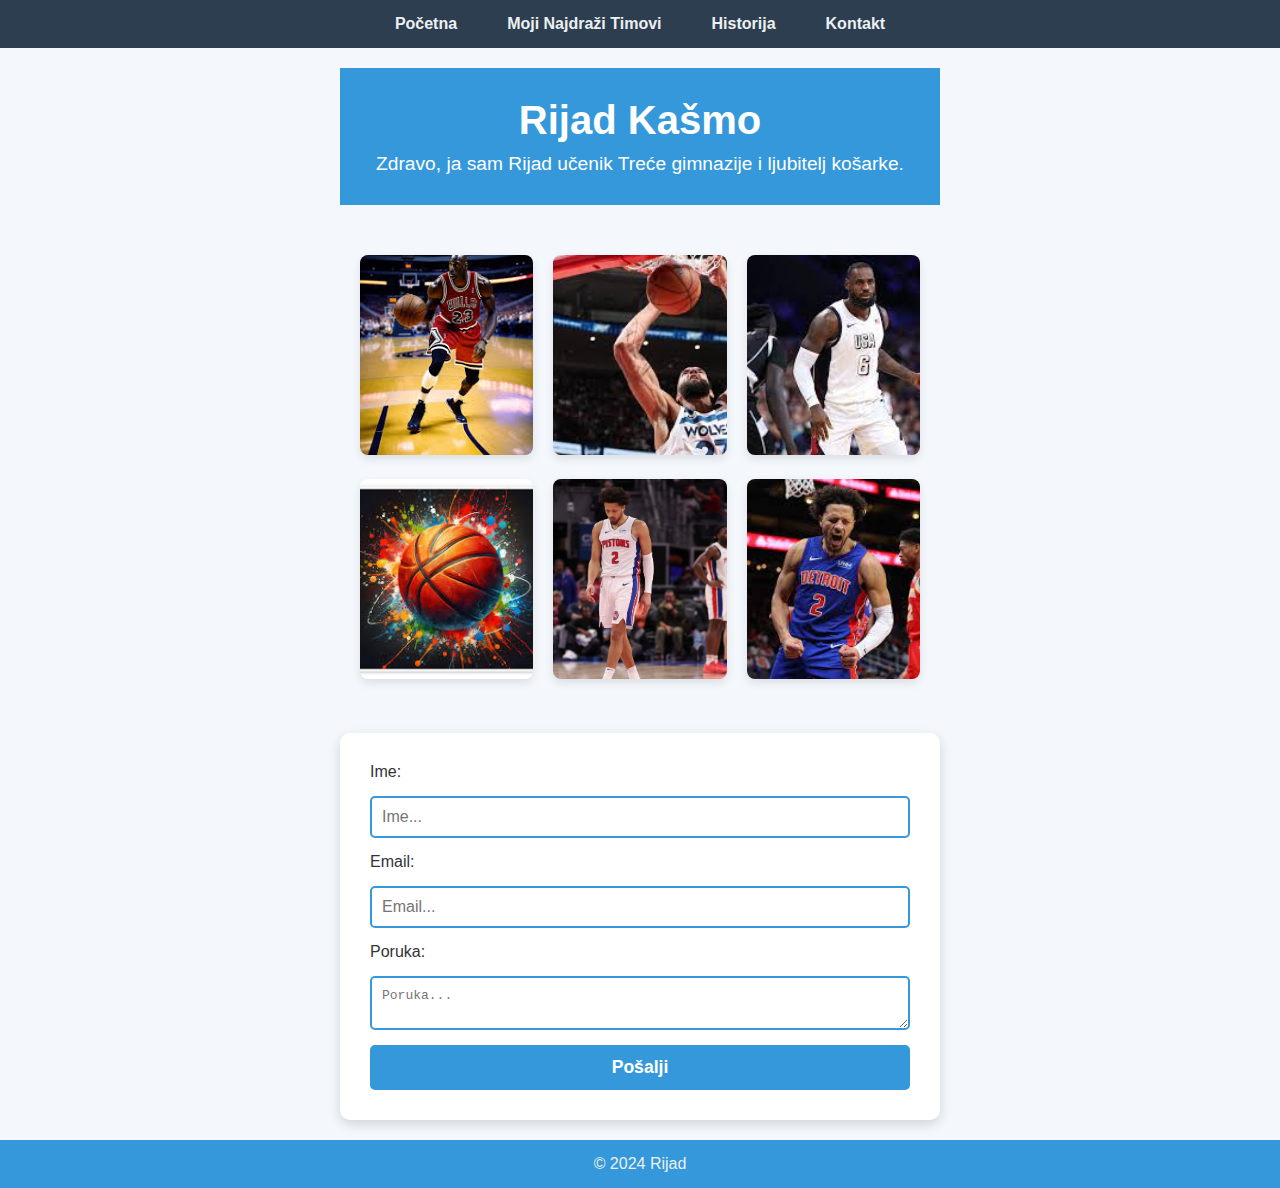
<file: index.html>
<!DOCTYPE html>
<html lang="en">
<head>
    <meta charset="UTF-8">
    <meta name="viewport" content="width=device-width, initial-scale=1.0">
    <title>Rijad Kašmo</title>
    <link rel="stylesheet" href="style.css">
</head>
<body style="display: flex; flex-direction: column; min-height: 100vh; margin: 0;">

    <nav>
        <ul>
            <li><a href="index.html">Početna</a></li>
            <li><a href="timovi.html">Moji Najdraži Timovi</a></li>
            <li><a href="historija.html">Historija</a></li>
            <li><a href="kontakt.html">Kontakt</a></li>
        </ul>
    </nav>

    <main style="flex: 1;">
        <header>
            <h1>Rijad Kašmo</h1>
            <p>Zdravo, ja sam Rijad učenik Treće gimnazije i ljubitelj košarke.</p>
        </header>

        <section class="galerija">
            <div class="slika">
                <img src="slike/B1.jpg" alt="Slika 1">
            </div>
            <div class="slika">
                <img src="slike/B2.jpg" alt="Slika 2">
            </div>
            <div class="slika">
                <img src="slike/B3.jpg" alt="Slika 3">
            </div>
            <div class="slika">
                <img src="slike/B4.jpg" alt="Slika 4">
            </div>
            <div class="slika">
                <img src="slike/AAA.jpg" alt="Slika 5">
            </div>
            <div class="slika">
                <img src="slike/BBB.jpg" alt="Slika 6">
            </div>
        </section>

        <section class="kontakt-forma">
            <form>
                <label for="ime">Ime:</label>
                <input type="text" id="ime" name="ime" placeholder="Ime...">

                <label for="email">Email:</label>
                <input type="email" id="email" name="email" placeholder="Email...">

                <label for="poruka">Poruka:</label>
                <textarea id="poruka" name="poruka" placeholder="Poruka..."></textarea>

                <button type="submit">Pošalji</button>
            </form>
        </section>
    </main>

    <footer style="background-color: #3498db;">
        <p>&copy; 2024 Rijad</p>
    </footer>

</body>
</html>
</file>
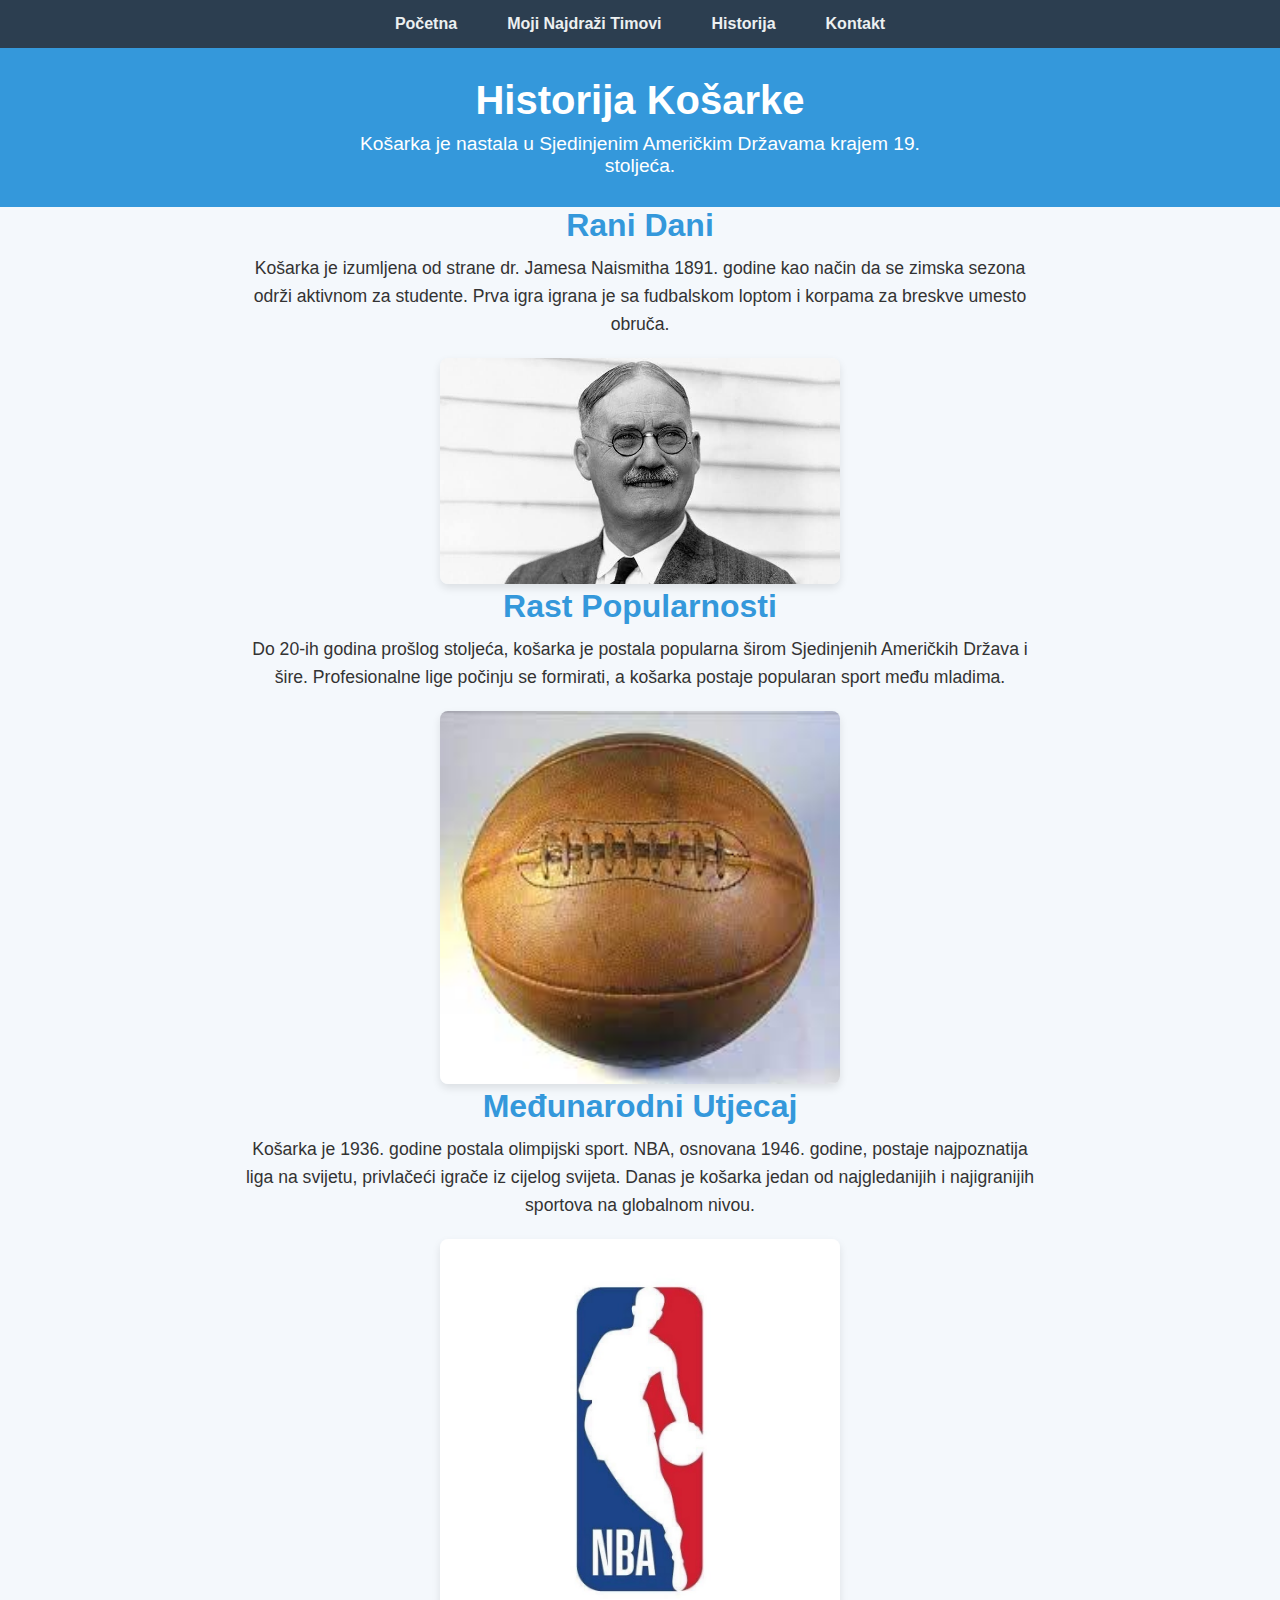
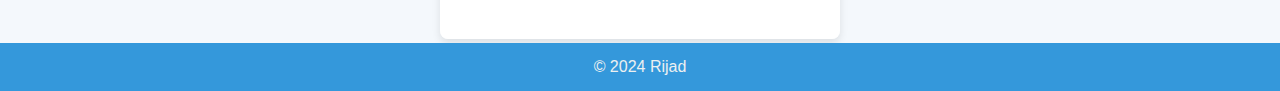
<file: historija.html>
<!DOCTYPE html>
<html lang="en">
<head>
    <meta charset="UTF-8">
    <meta name="viewport" content="width=device-width, initial-scale=1.0">
    <title>Historija</title>
    <link rel="stylesheet" href="style.css">
</head>
<body>

    <nav>
        <ul>
            <li><a href="index.html">Početna</a></li>
            <li><a href="timovi.html">Moji Najdraži Timovi</a></li>
            <li><a href="historija.html">Historija</a></li>
            <li><a href="kontakt.html">Kontakt</a></li>
        </ul>
    </nav>

    <header>
        <h1>Historija Košarke</h1>
        <p>Košarka je nastala u Sjedinjenim Američkim Državama krajem 19. stoljeća.</p>
    </header>

    <section class="con">
        <h2>Rani Dani</h2>
        <p>Košarka je izumljena od strane dr. Jamesa Naismitha 1891. godine kao način da se zimska sezona održi aktivnom za studente. Prva igra igrana je sa fudbalskom loptom i korpama za breskve umesto obruča.</p>
        <img src="./slike/JN.jpg" alt="Dr. James Naismith" class="historijaSlikaJN">

        <h2>Rast Popularnosti</h2>
        <p>Do 20-ih godina prošlog stoljeća, košarka je postala popularna širom Sjedinjenih Američkih Država i šire. Profesionalne lige počinju se formirati, a košarka postaje popularan sport među mladima.</p>
        <img src="./slike/BB.jpg" alt="Rana košarkaška igra" class="historijaSlika">

        <h2>Međunarodni Utjecaj</h2>
        <p>Košarka je 1936. godine postala olimpijski sport. NBA, osnovana 1946. godine, postaje najpoznatija liga na svijetu, privlačeći igrače iz cijelog svijeta. Danas je košarka jedan od najgledanijih i najigranijih sportova na globalnom nivou.</p>
        <img src="./slike/NBA.jpg" alt="Olimpijska košarka" class="historijaSlika">
    </section>

</body>
<footer style="background-color: #3498db;">
    <p>&copy; 2024 Rijad</p>
</footer>

</html>
</file>
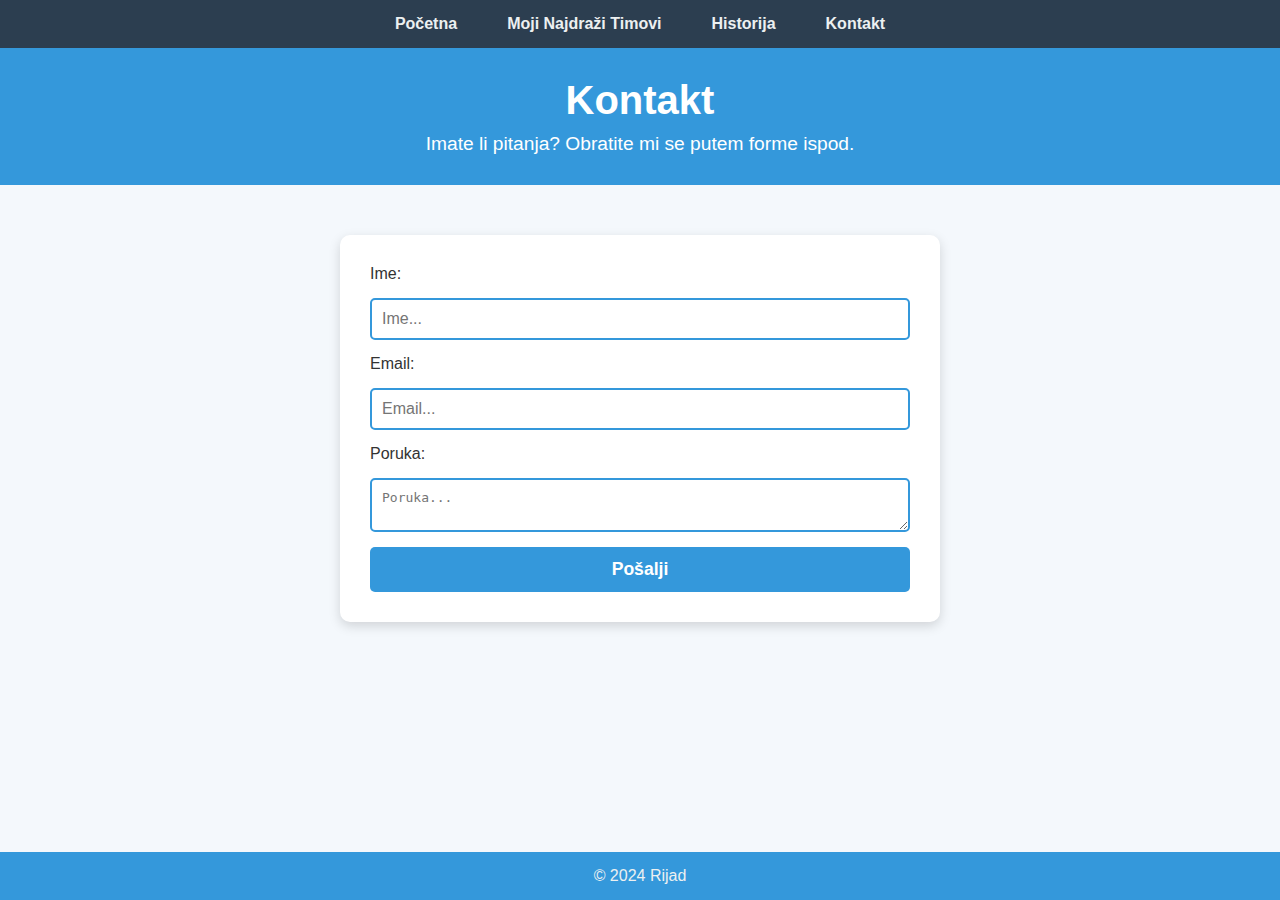
<file: kontakt.html>
<!DOCTYPE html>
<html lang="en">
<head>
    <meta charset="UTF-8">
    <meta name="viewport" content="width=device-width, initial-scale=1.0">
    <title>Kontakt</title>
    <link rel="stylesheet" href="style.css">
</head>
<body style="display: flex; flex-direction: column; min-height: 100vh; margin: 0;">

    <nav>
        <ul>
            <li><a href="index.html">Početna</a></li>
            <li><a href="timovi.html">Moji Najdraži Timovi</a></li>
            <li><a href="historija.html">Historija</a></li>
            <li><a href="kontakt.html">Kontakt</a></li>
        </ul>
    </nav>

    <header>
        <h1>Kontakt</h1>
        <p>Imate li pitanja? Obratite mi se putem forme ispod.</p>
    </header>

    <main style="flex: 1;">
        <section class="kontakt-forma">
            <form>
                <label for="ime">Ime:</label>
                <input type="text" id="ime" name="ime" placeholder="Ime...">

                <label for="email">Email:</label>
                <input type="email" id="email" name="email" placeholder="Email...">

                <label for="poruka">Poruka:</label>
                <textarea id="poruka" name="poruka" placeholder="Poruka..."></textarea>

                <button type="submit">Pošalji</button>
            </form>
        </section>
    </main>

    <footer style="background-color: #3498db;">
        <p>&copy; 2024 Rijad</p>
    </footer>

</body>
</html>
</file>
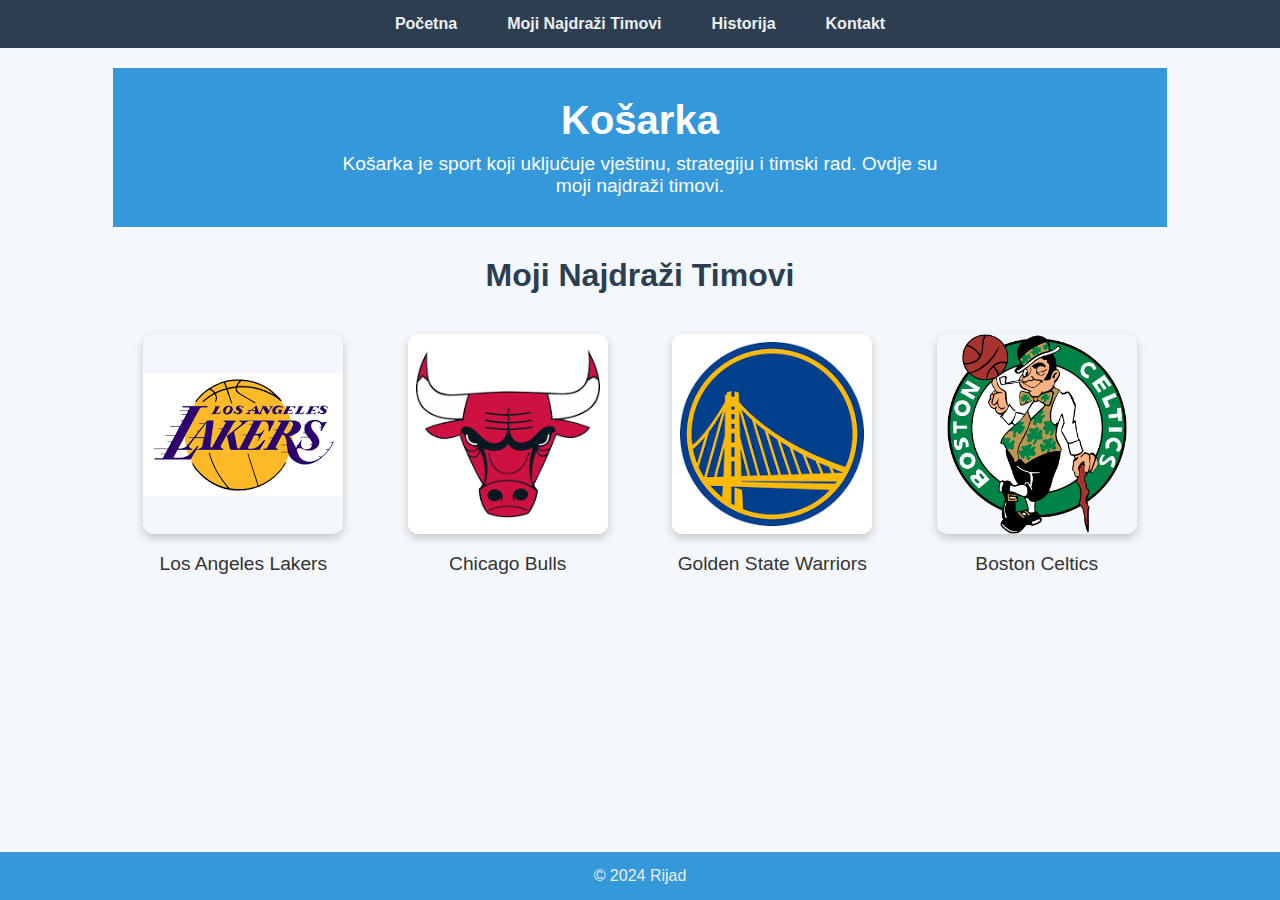
<file: timovi.html>
<!DOCTYPE html>
<html lang="bs">
<head>
    <meta charset="UTF-8">
    <meta name="viewport" content="width=device-width, initial-scale=1.0">
    <title>Moji Najdraži Timovi</title>
    <link rel="stylesheet" href="style.css">
</head>
<body style="display: flex; flex-direction: column; min-height: 100vh; margin: 0;">

    <nav>
        <ul>
            <li><a href="index.html">Početna</a></li>
            <li><a href="timovi.html">Moji Najdraži Timovi</a></li>
            <li><a href="historija.html">Historija</a></li>
            <li><a href="kontakt.html">Kontakt</a></li>
        </ul>
    </nav>

    <main style="flex: 1;">
        <header>
            <h1>Košarka</h1>
            <p>Košarka je sport koji uključuje vještinu, strategiju i timski rad. Ovdje su moji najdraži timovi.</p>
        </header>

        <section class="najdrazi-timovi">
            <h2>Moji Najdraži Timovi</h2>
            
            <div class="tim">
                <img src="./slike/LA.png" alt="Los Angeles Lakers">
                <p>Los Angeles Lakers</p>
            </div>
            
            <div class="tim">
                <img src="./slike/BULLS.png" alt="Chicago Bulls">
                <p>Chicago Bulls</p>
            </div>
            
            <div class="tim">
                <img src="./slike/GS.png" alt="Golden State Warriors">
                <p>Golden State Warriors</p>
            </div>
            
            <div class="tim">
                <img src="./slike/BC.png" alt="Boston Celtics">
                <p>Boston Celtics</p>
            </div>
        </section>
    </main>

    <footer style="background-color: #3498db;">
        <p>&copy; 2024 Rijad</p>
    </footer>


</body>
</html>
</file>
<file: style.css>
* {
    margin: 0;
    padding: 0;
    box-sizing: border-box;
}

body {
    font-family: 'Arial', sans-serif;
    background-color: #f4f8fc;
    color: #333;
    display: flex;
    flex-direction: column;
    min-height: 100vh;
}


nav ul {
    list-style: none;
    display: flex;
    justify-content: center;
    gap: 20px;
    background-color: #2c3e50;
    padding: 15px;
}

nav ul li a {
    color: #ecf0f1;
    text-decoration: none;
    font-weight: bold;
    padding: 5px 15px;
    transition: color 0.3s ease;
}

nav ul li a:hover {
    color: #ff6600;
}

header {
    text-align: center;
    padding: 30px;
    background-color: #3498db;
    color: #ffffff;
}

header h1 {
    font-size: 2.5em;
    margin-bottom: 10px;
}

header p {
    font-size: 1.2em;
    max-width: 600px;
    margin: 0 auto;
}


main {
    flex: 1;
    padding: 20px;
    max-width: 1200px;
    margin: 0 auto;
}

.najdrazi-timovi, .con, .galerija, .kontakt-forma {
    text-align: center;
    margin-top: 30px;
}

.najdrazi-timovi h2, .con h2 {
    font-size: 2em;
    color: #2c3e50;
    margin-bottom: 20px;
}


.najdrazi-timovi .tim {
    display: inline-block;
    width: 220px;
    margin: 20px;
    text-align: center;
}

.najdrazi-timovi .tim img {
    width: 200px;
    height: 200px;
    object-fit: contain;
    border-radius: 10px;
    box-shadow: 0 4px 10px rgba(0, 0, 0, 0.2);
    transition: transform 0.3s ease, box-shadow 0.3s ease;
}

.najdrazi-timovi .tim img:hover {
    transform: scale(1.08);
    box-shadow: 0 6px 15px rgba(0, 0, 0, 0.3);
}

.najdrazi-timovi .tim p {
    margin-top: 15px;
    font-size: 1.2em;
    color: #333;
}


.con {
    max-width: 800px;
    margin: 0 auto;
}

.con img {
    width: 100%;
    max-width: 400px;
    height: auto;
    margin-top: 20px;
    border-radius: 8px;
    box-shadow: 0 4px 8px rgba(0, 0, 0, 0.1);
}

.con h2 {
    color: #3498db;
    margin-bottom: 10px;
}

.con p {
    margin-top: 10px;
    font-size: 1.1em;
    line-height: 1.6;
}


.galerija {
    display: grid;
    grid-template-columns: repeat(auto-fit, minmax(150px, 1fr));
    gap: 20px;
    padding: 20px;
}

.galerija .slika img {
    width: 100%;
    height: 200px;
    object-fit: cover;
    border-radius: 8px;
    transition: transform 0.3s ease, box-shadow 0.3s ease;
    box-shadow: 0 4px 10px rgba(0, 0, 0, 0.1);
}

.galerija .slika img:hover {
    transform: scale(1.05);
    box-shadow: 0 6px 15px rgba(0, 0, 0, 0.2);
}


.kontakt-forma form {
    background-color: #ffffff;
    padding: 30px;
    border-radius: 10px;
    box-shadow: 0 4px 12px rgba(0, 0, 0, 0.15);
    width: 600px;
    margin: 0 auto;
    display: flex;
    flex-direction: column;
    gap: 15px;
}

.kontakt-forma label {
    font-size: 1em;
    color: #333;
    text-align: left;
}

.kontakt-forma input,
.kontakt-forma textarea {
    border: 2px solid #3498db;
    border-radius: 5px;
    padding: 10px;
    font-size: 1em;
    color: #333;
    transition: border-color 0.3s ease;
}

.kontakt-forma input:focus,
.kontakt-forma textarea:focus {
    border-color: #ff6600;
    outline: none;
}

.kontakt-forma button {
    background-color: #3498db;
    color: #ffffff;
    padding: 12px 20px;
    border: none;
    border-radius: 5px;
    font-size: 1.1em;
    font-weight: bold;
    cursor: pointer;
    transition: background-color 0.3s ease, transform 0.3s ease;
}

.kontakt-forma button:hover {
    background-color: #ff6600;
    transform: scale(1.05);
}


footer {
    text-align: center;
    padding: 15px;
    background-color: #2c3e50;
    color: #ecf0f1;
    font-size: 1em;
}
</file>
